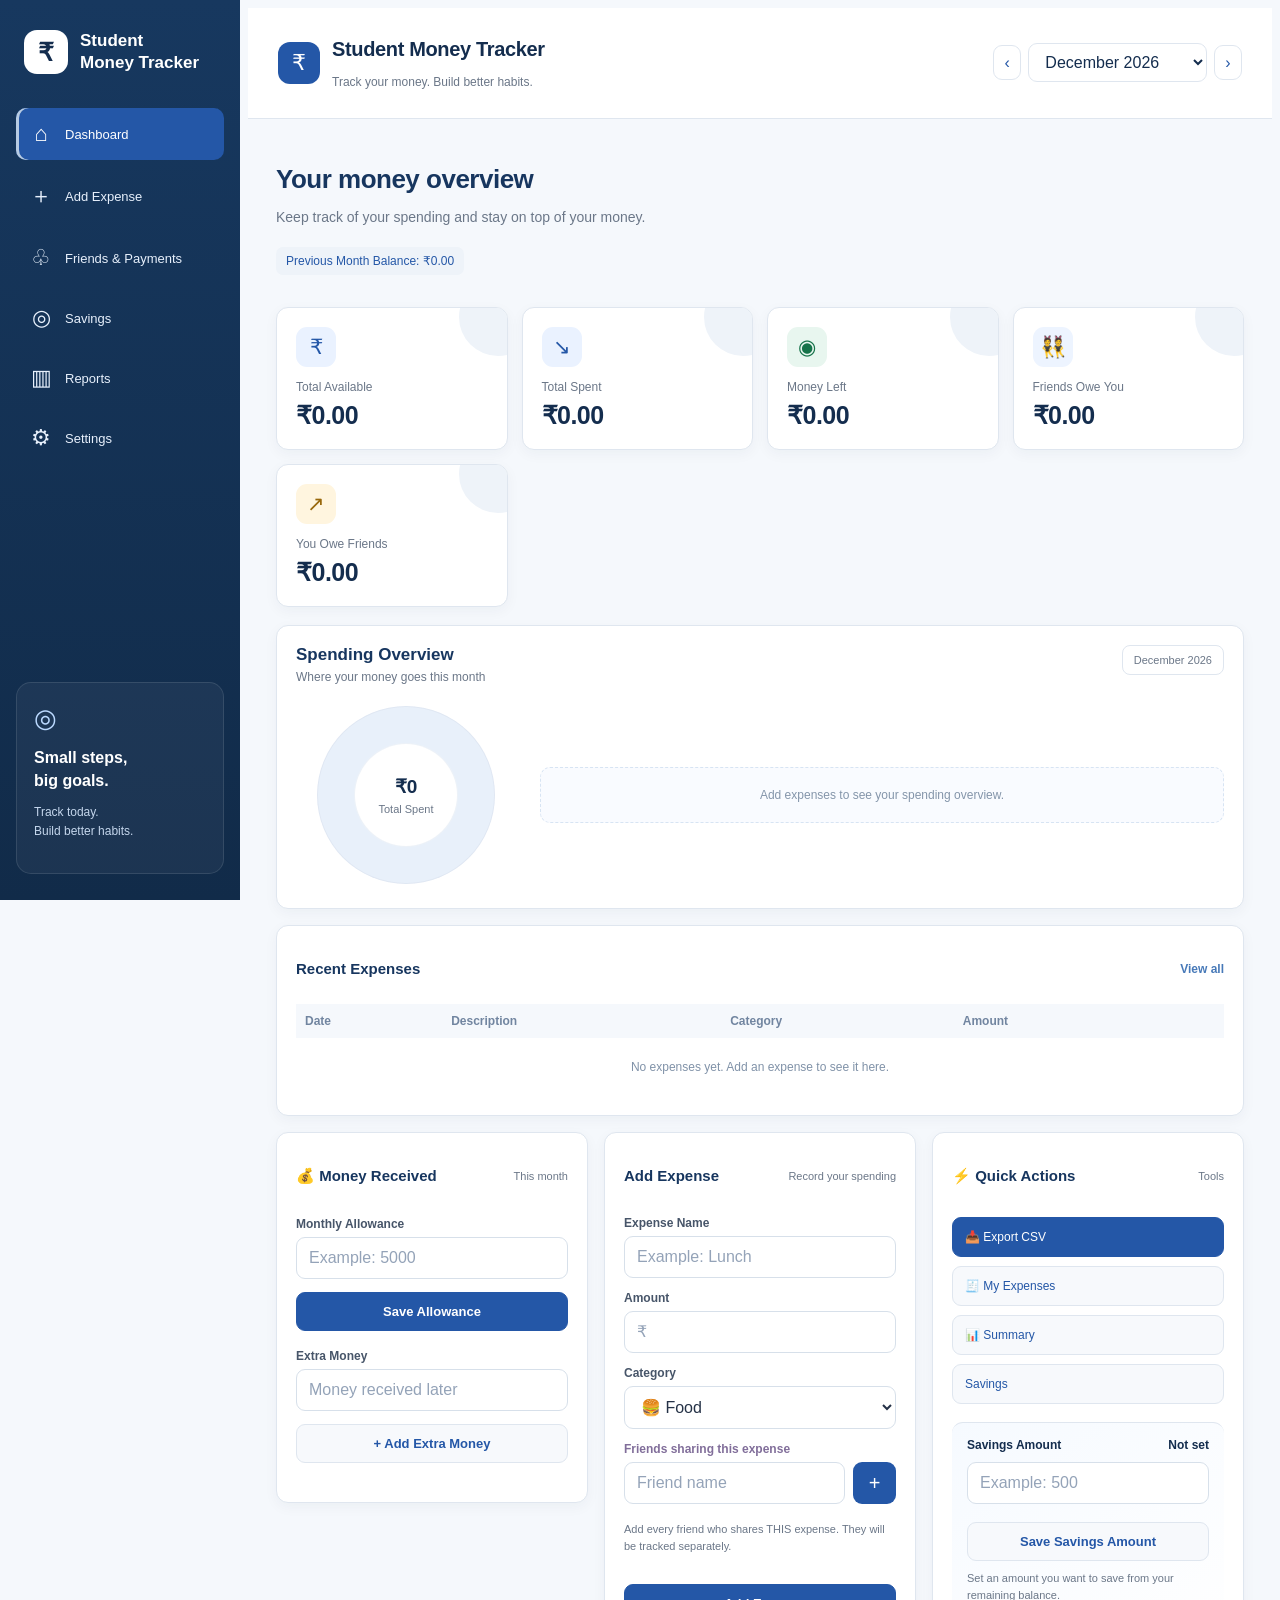
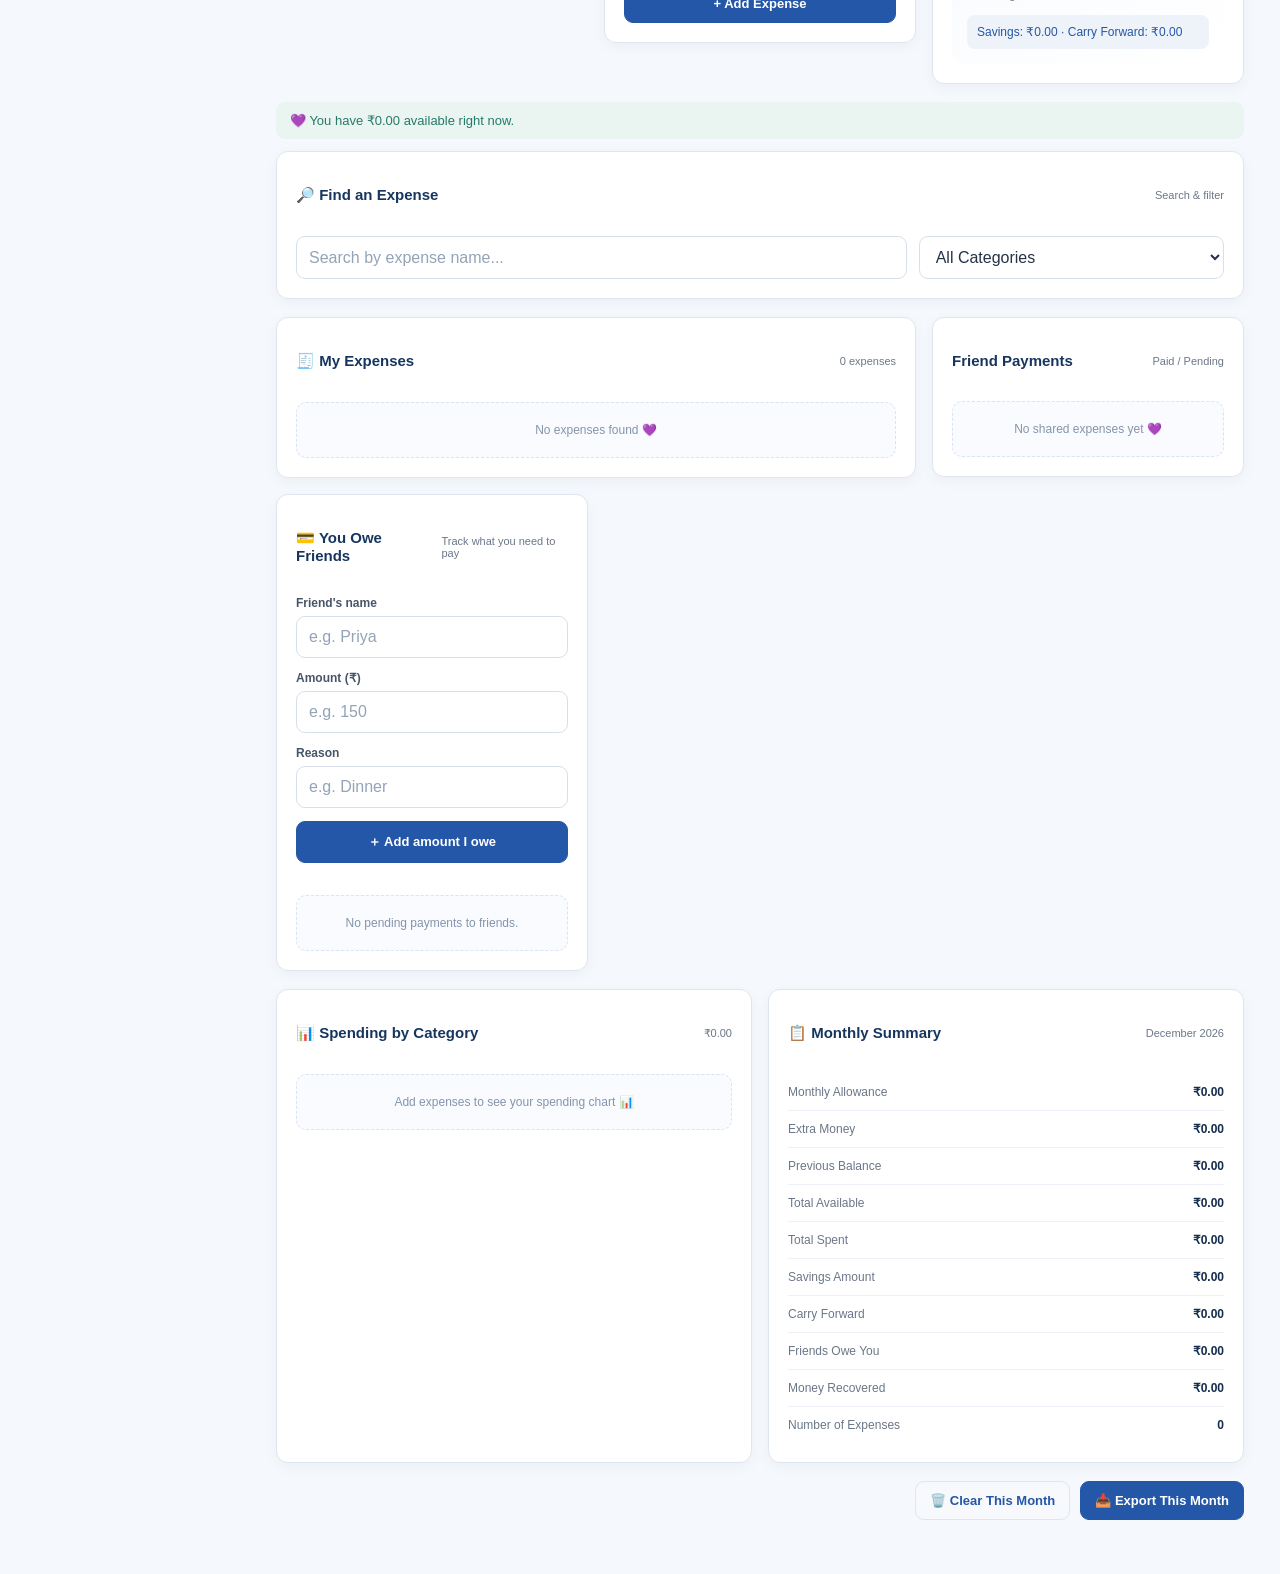
<file: index.html>
<!DOCTYPE html>
<html lang="en">

<head>
<meta charset="UTF-8">
<meta name="viewport" content="width=device-width, initial-scale=1.0">

<title>Student Money Tracker | MoneyMate</title>

<link rel="stylesheet" href="style.css">
</head>

<body>

<aside class="sidebar">
  <a class="sidebar-brand" href="#top"><span class="sidebar-logo">₹</span><span>Student<br>Money Tracker</span></a>
  <nav class="sidebar-nav" aria-label="Main navigation">
    <a class="active" href="#top"><span>⌂</span> Dashboard</a>
    <a href="#addExpensePanel"><span>＋</span> Add Expense</a>
    <a href="#friendPayments"><span>♧</span> Friends &amp; Payments</a>
    <a href="#savingsSection"><span>◎</span> Savings</a>
    <a href="#summarySection"><span>▥</span> Reports</a>
    <a href="#top"><span>⚙</span> Settings</a>
  </nav>
  <div class="sidebar-note"><span>◎</span><strong>Small steps,<br>big goals.</strong><p>Track today.<br>Build better habits.</p></div>
</aside>

<header class="topbar" id="top">

    <div class="brand">

        <div class="brand-icon">₹</div>

        <div>
            <h1>Student Money Tracker</h1>
            <p>Track your money. Build better habits.</p>
        </div>

    </div>

    <div class="month-picker">

        <button id="previousMonth">‹</button>

        <select id="monthSelect"></select>

        <button id="nextMonth">›</button>

    </div>

</header>


<main class="container">

<section class="welcome">

    <h2 id="welcomeText">Your money overview</h2>

    <p>Keep track of your spending and stay on top of your money.</p>

    <p class="carry-forward" id="carryForward">
        Previous Month Balance: ₹0
    </p>

</section>


<!-- SUMMARY CARDS -->

<section class="summary-grid">

    <div class="summary-card">
        <div class="card-icon">₹</div>
        <div class="card-label">Total Available</div>
        <div class="card-value" id="dashboardAllowance">₹0</div>
    </div>

    <div class="summary-card">
        <div class="card-icon">↘</div>
        <div class="card-label">Total Spent</div>
        <div class="card-value" id="totalSpent">₹0</div>
    </div>

    <div class="summary-card">
        <div class="card-icon">◉</div>
        <div class="card-label">Money Left</div>
        <div class="card-value" id="moneyLeft">₹0</div>
    </div>

    <div class="summary-card">
        <div class="card-icon">👯</div>
        <div class="card-label">Friends Owe You</div>
        <div class="card-value" id="friendsOwe">₹0</div>
    </div>
    <div class="summary-card owe-others-card">
        <div class="card-icon">↗</div>
        <div class="card-label">You Owe Friends</div>
        <div class="card-value" id="youOweFriends">₹0</div>
    </div>

</section>

<!-- SPENDING OVERVIEW -->
<section class="panel spending-overview-panel" id="spendingOverview">
  <div class="panel-title overview-heading">
    <div><h3>Spending Overview</h3><p>Where your money goes this month</p></div>
    <span class="overview-month" id="overviewMonth">This month</span>
  </div>
  <div class="overview-content">
    <div class="donut-wrap"><div class="spending-donut" id="spendingDonut"><div class="donut-center"><strong id="donutTotal">₹0</strong><span>Total Spent</span></div></div></div>
    <div class="spending-legend" id="spendingLegend"><div class="empty">Add expenses to see your spending overview.</div></div>
  </div>
</section>

<!-- RECENT EXPENSES -->
<section class="panel recent-expenses-panel" id="recentExpensesSection">
  <div class="panel-title"><h3>Recent Expenses</h3><a class="view-all-link" href="#expensesSection">View all</a></div>
  <div class="recent-table-wrap"><table class="recent-table"><thead><tr><th>Date</th><th>Description</th><th>Category</th><th>Amount</th><th></th></tr></thead><tbody id="recentExpensesBody"><tr><td colspan="5" class="empty-cell">No expenses yet.</td></tr></tbody></table></div>
</section>

<!-- MAIN -->

<section class="main-grid">

    <!-- MONEY -->

    <div class="panel">

        <div class="panel-title">
            <h3>💰 Money Received</h3>
            <span>This month</span>
        </div>

        <div class="form-group">

            <label>Monthly Allowance</label>

            <input
                type="number"
                id="allowance"
                placeholder="Example: 5000"
                min="0"
            >

        </div>

        <button class="btn btn-primary full" id="allowanceButton">
            Save Allowance
        </button>

        <br><br>

        <div class="form-group">

            <label>Extra Money</label>

            <input
                type="number"
                id="extraMoney"
                placeholder="Money received later"
                min="0"
            >

        </div>

        <button class="btn btn-light full" id="addMoneyButton">
            + Add Extra Money
        </button>

        <div class="status-message" id="moneyStatus"></div>

    </div>


    <!-- EXPENSE -->

    <div class="panel" id="addExpensePanel">

        <div class="panel-title">

            <h3>Add Expense</h3>

            <span>Record your spending</span>

        </div>

        <div class="form-group">

            <label>Expense Name</label>

            <input
                type="text"
                id="expenseName"
                placeholder="Example: Lunch"
            >

        </div>

        <div class="form-row">

            <div class="form-group">

                <label>Amount</label>

                <input
                    type="number"
                    id="expenseAmount"
                    placeholder="₹"
                    min="0"
                    step="0.01"
                >

            </div>

            <div class="form-group">

                <label>Category</label>

                <select id="expenseCategory">

                    <option value="Food">🍔 Food</option>
                    <option value="Transport">🚌 Transport</option>
                    <option value="Shopping">🛍️ Shopping</option>
                    <option value="College">📚 College</option>
                    <option value="Entertainment">🎬 Entertainment</option>
                    <option value="Technology">💻 Technology</option>
                    <option value="Personal">✨ Personal</option>
                    <option value="Other">📦 Other</option>

                </select>

            </div>

        </div>


        <label style="
            display:block;
            font-size:12px;
            color:#816e9a;
            font-weight:600;
            margin-bottom:6px;
        ">
            Friends sharing this expense
        </label>


        <div class="friend-input-row">

            <input
                type="text"
                id="friendName"
                placeholder="Friend name"
            >

            <button id="addFriendButton">+</button>

        </div>


        <div class="friend-list" id="friendInputList"></div>


        <p class="helper-text">
            Add every friend who shares THIS expense. They will be tracked separately.
        </p>

        <br>

        <button class="btn btn-primary full" id="expenseButton">
            + Add Expense
        </button>

    </div>


    <!-- QUICK ACTIONS -->

    <div class="panel">

        <div class="panel-title">

            <h3>⚡ Quick Actions</h3>

            <span>Tools</span>

        </div>


        <div class="quick-actions">

            <button id="exportButton">📥 Export CSV</button>

            <button id="scrollExpenses">🧾 My Expenses</button>

            <button id="scrollSummary">📊 Summary</button>

            <button id="scrollSavings">Savings</button>

        </div>


        <div class="savings-box" id="savingsSection">

            <div class="savings-top">

                <span>Savings Amount</span>

                <span id="savingsStatus">Not set</span>

            </div>


            <input
                type="number"
                id="savingsAmount"
                placeholder="Example: 500"
                min="0"
                step="0.01"
            >


            <br><br>


            <button class="btn btn-light full" id="savingsButton">
                Save Savings Amount
            </button>


            <p class="savings-info" id="savingsInfo">
                Set an amount you want to save from your remaining balance.
            </p>


            <div class="savings-result" id="savingsResult">
                Savings: ₹0 · Carry Forward: ₹0
            </div>

        </div>

    </div>

</section>


<div class="balance-warning" id="balanceWarning"></div>

<div class="balance-good" id="balanceGood"></div>


<!-- SEARCH -->

<section class="panel search-section" id="expensesSection">

    <div class="panel-title">

        <h3>🔎 Find an Expense</h3>

        <span>Search & filter</span>

    </div>


    <div class="search-grid">

        <input
            type="text"
            id="searchExpense"
            placeholder="Search by expense name..."
        >

        <select id="filterCategory">

            <option value="All">All Categories</option>
            <option value="Food">🍔 Food</option>
            <option value="Transport">🚌 Transport</option>
            <option value="Shopping">🛍️ Shopping</option>
            <option value="College">📚 College</option>
            <option value="Entertainment">🎬 Entertainment</option>
            <option value="Technology">💻 Technology</option>
            <option value="Personal">✨ Personal</option>
            <option value="Other">📦 Other</option>

        </select>

    </div>

</section>


<!-- EXPENSES + FRIENDS -->

<section class="main-grid">

    <div class="panel" style="grid-column:span 2;">

        <div class="panel-title">

            <h3>🧾 My Expenses</h3>

            <span id="expenseCount">0 expenses</span>

        </div>

        <div class="expense-list" id="expenseList"></div>

    </div>


    <div class="panel" id="friendPayments">

        <div class="panel-title">

            <h3>Friend Payments</h3>

            <span>Paid / Pending</span>

        </div>

        <div class="friend-payment-list" id="friendPaymentList"></div>

    </div>

    <div class="panel" id="youOwePanel">
        <div class="panel-title">
            <h3>💳 You Owe Friends</h3>
            <span>Track what you need to pay</span>
        </div>
        <div class="form-group">
            <label>Friend's name</label>
            <input type="text" id="oweFriendName" placeholder="e.g. Priya">
        </div>
        <div class="form-row">
            <div class="form-group">
                <label>Amount (₹)</label>
                <input type="number" id="oweFriendAmount" min="0.01" step="0.01" placeholder="e.g. 150">
            </div>
            <div class="form-group">
                <label>Reason</label>
                <input type="text" id="oweFriendReason" placeholder="e.g. Dinner">
            </div>
        </div>
        <button class="btn btn-primary full" id="addOwedToFriendButton">＋ Add amount I owe</button>
        <p class="status-message" id="oweFriendStatus"></p>
        <div class="you-owe-list" id="youOweList"></div>
    </div>

</section>


<!-- LOWER -->

<section class="lower-grid">


    <div class="panel">

        <div class="panel-title">

            <h3>📊 Spending by Category</h3>

            <span id="categoryTotal">₹0</span>

        </div>

        <div id="categoryChart"></div>

    </div>


    <section class="panel" id="summarySection">

        <div class="panel-title">

            <h3>📋 Monthly Summary</h3>

            <span id="summaryMonth"></span>

        </div>


        <div class="summary-list">

            <div class="summary-row">
                <span>Monthly Allowance</span>
                <span id="summaryAllowance">₹0</span>
            </div>

            <div class="summary-row">
                <span>Extra Money</span>
                <span id="summaryExtra">₹0</span>
            </div>

            <div class="summary-row">
                <span>Previous Balance</span>
                <span id="summaryCarry">₹0</span>
            </div>

            <div class="summary-row">
                <span>Total Available</span>
                <span id="summaryAvailable">₹0</span>
            </div>

            <div class="summary-row">
                <span>Total Spent</span>
                <span id="summarySpent">₹0</span>
            </div>

            <div class="summary-row">
                <span>Savings Amount</span>
                <span id="summarySavings">₹0</span>
            </div>

            <div class="summary-row">
                <span>Carry Forward</span>
                <span id="summaryCarryForward">₹0</span>
            </div>

            <div class="summary-row">
                <span>Friends Owe You</span>
                <span id="summaryFriendsOwe">₹0</span>
            </div>

            <div class="summary-row">
                <span>Money Recovered</span>
                <span id="summaryRecovered">₹0</span>
            </div>

            <div class="summary-row">
                <span>Number of Expenses</span>
                <span id="summaryExpenseCount">0</span>
            </div>

        </div>

    </section>

</section>


<div class="footer-actions">

    <button class="btn btn-light" id="clearExpensesButton">
        🗑️ Clear This Month
    </button>

    <button class="btn btn-primary" id="exportButtonBottom">
        📥 Export This Month
    </button>

</div>


</main>


<script src="script.js"></script>

</body>
</html>
</file>
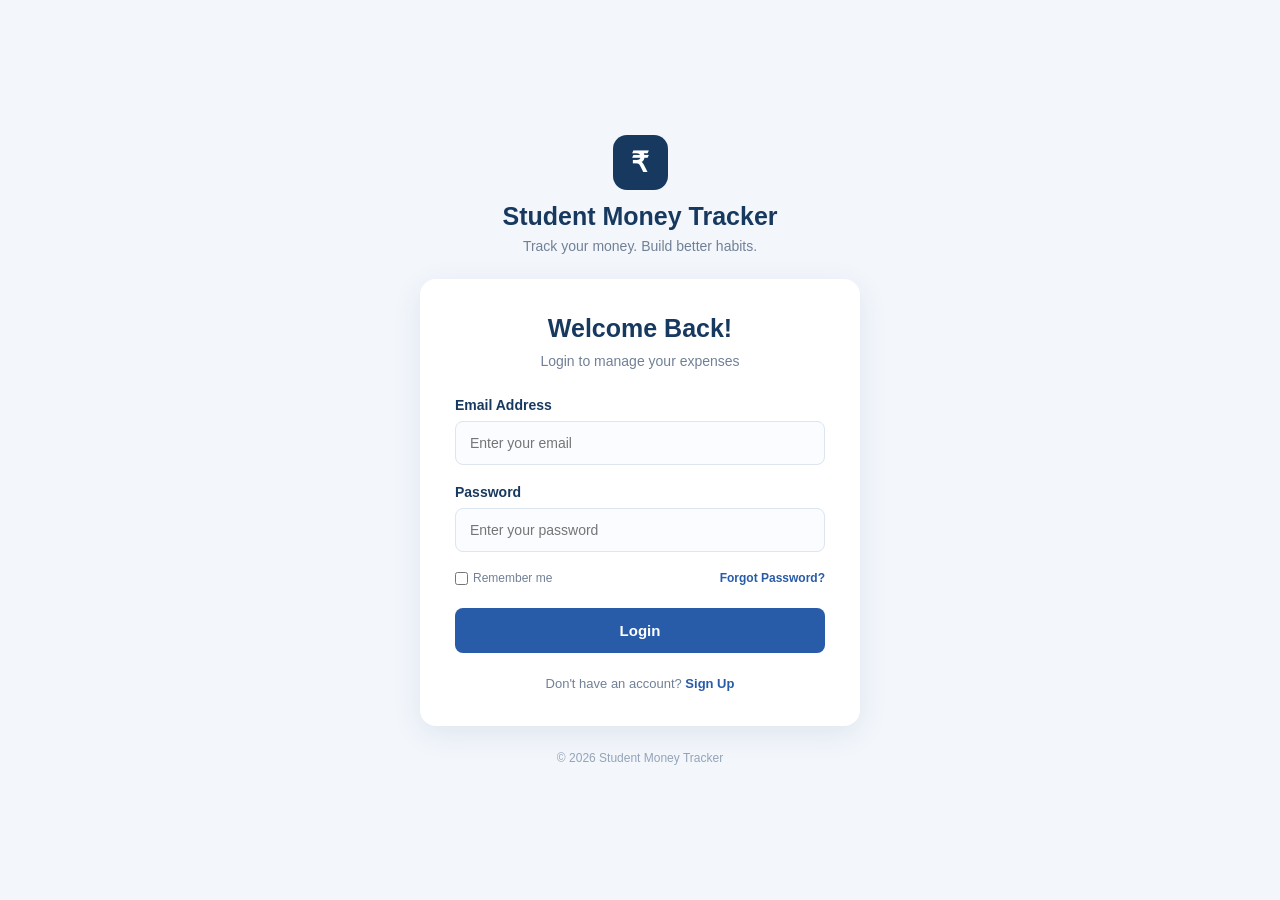
<file: login.html>
<!DOCTYPE html>
<html lang="en">
<head>
    <meta charset="UTF-8">
    <meta name="viewport" content="width=device-width, initial-scale=1.0">
    <title>Login | Student Money Tracker</title>
    <link rel="stylesheet" href="auth.css">
</head>

<body>

    <div class="login-container">

        <div class="login-brand">
            <div class="logo">₹</div>
            <h1>Student Money Tracker</h1>
            <p>Track your money. Build better habits.</p>
        </div>

        <div class="login-card">

            <h2>Welcome Back!</h2>
            <p class="subtitle">Login to manage your expenses</p>

            <form id="loginForm">

                <div class="form-group">
                    <label for="email">Email Address</label>
                    <input
                        type="email"
                        id="email"
                        placeholder="Enter your email"
                        required
                    >
                </div>

                <div class="form-group">
                    <label for="password">Password</label>
                    <input
                        type="password"
                        id="password"
                        placeholder="Enter your password"
                        required
                    >
                </div>

                <div class="form-options">
                    <label>
                        <input type="checkbox" id="remember">
                        Remember me
                    </label>

                    <a href="#">Forgot Password?</a>
                </div>

                <button type="submit" class="login-btn">
                    Login
                </button>

            </form>

            <p class="signup-link">
                Don't have an account?
                <a href="signup.html">Sign Up</a>
            </p>

        </div>

        <p class="footer-text">
            © 2026 Student Money Tracker
        </p>

    </div>
<script src="auth.js"></script>
</body>
</html>
</file>
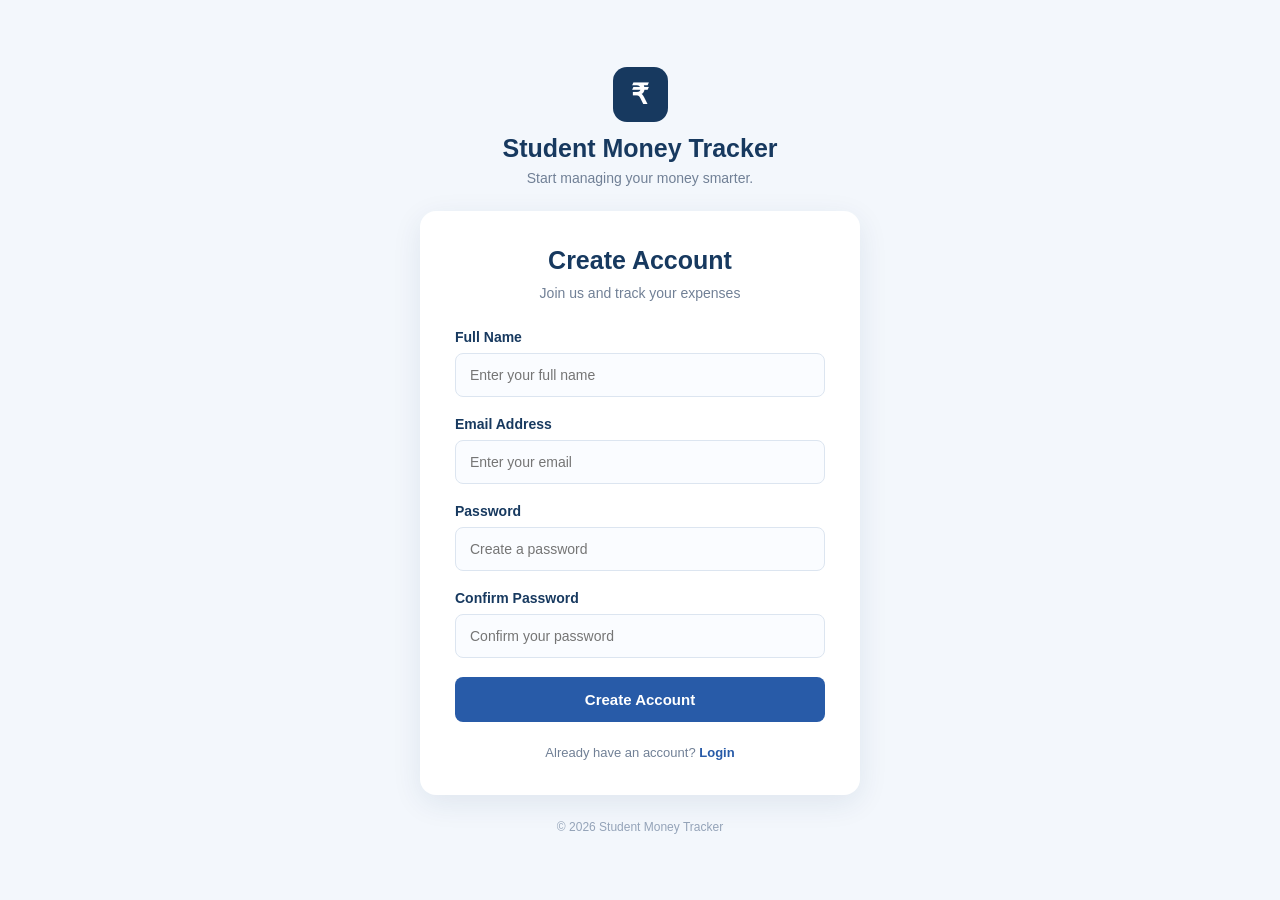
<file: signup.html>
<!DOCTYPE html>
<html lang="en">
<head>
    <meta charset="UTF-8">
    <meta name="viewport" content="width=device-width, initial-scale=1.0">
    <title>Sign Up | Student Money Tracker</title>
    <link rel="stylesheet" href="auth.css">
</head>

<body>

    <div class="login-container">

        <div class="login-brand">
            <div class="logo">₹</div>
            <h1>Student Money Tracker</h1>
            <p>Start managing your money smarter.</p>
        </div>

        <div class="login-card">

            <h2>Create Account</h2>
            <p class="subtitle">Join us and track your expenses</p>

            <form id="signupForm">

                <div class="form-group">
                    <label for="name">Full Name</label>
                    <input type="text" id="name"
                        placeholder="Enter your full name" required>
                </div>

                <div class="form-group">
                    <label for="email">Email Address</label>
                    <input type="email" id="email"
                        placeholder="Enter your email" required>
                </div>

                <div class="form-group">
                    <label for="password">Password</label>
                    <input type="password" id="password"
                        placeholder="Create a password"
                        minlength="8" required>
                </div>

                <div class="form-group">
                    <label for="confirmPassword">Confirm Password</label>
                    <input type="password" id="confirmPassword"
                        placeholder="Confirm your password" required>
                </div>

                <button type="submit" class="login-btn">
                    Create Account
                </button>

            </form>

            <p class="signup-link">
                Already have an account?
                <a href="login.html">Login</a>
            </p>

        </div>

        <p class="footer-text">
            © 2026 Student Money Tracker
        </p>

    </div>
<script src="auth.js"></script>
</body>
</html>
</file>
<file: style.css>
/* Professional white + layered blue finance dashboard */
:root{--navy:#17365D;--blue:#2457A7;--blue2:#3478C8;--blue3:#6FA8EF;--pale:#EAF3FF;--pale2:#F4F8FE;--ink:#1E293B;--muted:#64748B;--border:#DCE6F2;--teal:#0F766E;--amber:#B96A08;--danger:#C83E4D}
*{box-sizing:border-box}html{scroll-behavior:smooth;scroll-padding-top:90px}body{font-family:Inter,"Segoe UI",Arial,sans-serif;background:#F6F8FC;color:var(--ink);min-height:100vh;padding-left:240px}button,input,select{font:inherit}button{cursor:pointer}
.sidebar{position:fixed;inset:0 auto 0 0;width:240px;padding:26px 16px;background:linear-gradient(180deg,#193B66 0%,#102E52 100%);color:#fff;display:flex;flex-direction:column;z-index:30;box-shadow:5px 0 24px #18385c12}
.sidebar-brand{display:flex;align-items:center;gap:12px;color:#fff;text-decoration:none;font-weight:750;font-size:17px;line-height:1.3;padding:4px 8px 34px}.sidebar-logo{display:grid;place-items:center;width:44px;height:44px;border-radius:13px;background:#fff;color:var(--navy);font-size:25px;font-weight:800;box-shadow:0 5px 16px #061a3328}.sidebar-nav{display:grid;gap:8px}.sidebar-nav a{display:flex;align-items:center;gap:13px;padding:13px 14px;color:#E7F0FC;text-decoration:none;border-radius:10px;font-size:14px;transition:.18s}.sidebar-nav a span{font-size:22px;width:22px;text-align:center}.sidebar-nav a:hover,.sidebar-nav a.active{background:#2D68AA;color:white}.sidebar-nav a.active{box-shadow:inset 3px 0 #A9D0FF}.sidebar-note{margin-top:auto;border:1px solid #ffffff1b;background:#ffffff0c;border-radius:15px;padding:20px 17px;min-height:175px}.sidebar-note>span{font-size:26px;color:#BBD9FF}.sidebar-note strong{display:block;margin-top:12px;line-height:1.45}.sidebar-note p{font-size:12px;line-height:1.6;color:#C4D6EC;margin-top:10px}
.topbar{background:#fff;border-bottom:1px solid var(--border);padding:17px 30px;display:flex;align-items:center;justify-content:space-between;position:sticky;top:0;z-index:20;box-shadow:0 2px 12px #17365d05}.brand{display:flex;align-items:center;gap:12px}.brand-icon{width:42px;height:42px;border-radius:12px;background:var(--blue);color:white;display:flex;align-items:center;justify-content:center;font-size:22px;box-shadow:0 5px 14px #2457a726}.brand h1{font-size:20px;color:var(--navy);letter-spacing:-.35px}.brand p{font-size:12px;color:var(--muted);margin-top:3px}.month-picker{display:flex;align-items:center;gap:7px}.month-picker button{border:1px solid var(--border);background:#fff;color:var(--blue);width:35px;height:35px;border-radius:9px}.month-picker button:hover{background:var(--pale)}#monthSelect{border:1px solid var(--border);background:#fff;color:var(--navy);padding:9px 12px;border-radius:9px;outline:none}
.container{max-width:1600px;margin:auto;padding:26px 28px 36px}.welcome{margin-bottom:20px}.welcome h2{color:var(--navy);font-size:26px;letter-spacing:-.5px;margin-bottom:6px}.welcome p{color:var(--muted);font-size:14px}.carry-forward{margin-top:8px;color:var(--blue)!important;font-size:12px!important;background:var(--pale2);display:inline-block;padding:7px 10px;border-radius:7px}
.summary-grid{display:grid;grid-template-columns:repeat(4,minmax(0,1fr));gap:14px;margin-bottom:18px}.summary-card{background:#fff;border:1px solid var(--border);border-radius:13px;padding:19px;box-shadow:0 3px 12px #17365d06;position:relative;overflow:hidden}.summary-card:after{content:"";position:absolute;width:78px;height:78px;border-radius:50%;right:-30px;top:-30px;background:var(--pale)}.summary-card:nth-child(2):after{background:#E2EEFF}.summary-card:nth-child(3):after{background:#DDF5F0}.summary-card:nth-child(4):after{background:#FFF0D9}.card-icon{display:grid;place-items:center;width:40px;height:40px;border-radius:11px;background:var(--pale);color:var(--blue);font-size:21px;margin-bottom:13px}.summary-card:nth-child(2) .card-icon{background:#E2EEFF;color:#3478C8}.summary-card:nth-child(3) .card-icon{background:#DDF5F0;color:var(--teal)}.summary-card:nth-child(4) .card-icon{background:#FFF0D9;color:var(--amber)}.card-label{color:var(--muted);font-size:12px;margin-bottom:7px}.card-value{font-size:25px;font-weight:750;color:var(--navy);letter-spacing:-.5px}
.main-grid{display:grid;grid-template-columns:repeat(3,minmax(0,1fr));gap:16px;margin-bottom:18px;align-items:start}.panel{background:#fff;border:1px solid var(--border);border-radius:13px;padding:19px;box-shadow:0 3px 12px #17365d06;min-width:0}.panel-title{display:flex;align-items:center;justify-content:space-between;gap:10px;margin-bottom:17px}.panel-title h3{color:var(--navy);font-size:15px;font-weight:750}.panel-title span{font-size:11px;color:var(--muted)}.form-group{margin-bottom:13px}.form-group label{display:block;font-size:12px;color:#475569;margin-bottom:6px;font-weight:650}input,select{width:100%;border:1px solid #D5E0EE;background:#FBFCFE;color:var(--ink);border-radius:9px;padding:11px 12px;outline:none;transition:border-color .2s,box-shadow .2s}input::placeholder{color:#94A3B8}input:focus,select:focus{border-color:#5793D8;box-shadow:0 0 0 3px #3478c817;background:#fff}.btn{border:1px solid transparent;border-radius:9px;padding:11px 14px;font-weight:650;font-size:13px;transition:.18s}.btn:hover{transform:translateY(-1px);filter:brightness(.98)}.btn-primary{background:var(--blue);color:#fff;box-shadow:0 3px 8px #2457a71a}.btn-light{background:#F2F7FE;color:var(--blue);border-color:#D7E6F8}.full{width:100%}.friend-input-row{display:flex;gap:8px}.friend-input-row button{width:43px;flex-shrink:0;border:0;border-radius:9px;background:var(--blue);color:white;font-size:20px}.helper-text,.savings-info{color:var(--muted);font-size:11px;line-height:1.55;margin-top:9px}.status-message{font-size:12px;color:var(--teal);margin-top:8px}.quick-actions{display:grid;gap:9px}.quick-actions button{background:#fff;border:1px solid var(--border);border-radius:9px;padding:12px;color:var(--navy);font-size:12px;text-align:left}.quick-actions button:hover{background:var(--pale2);border-color:#B6D1F1}.savings-box{border-top:1px solid var(--border);margin-top:18px;padding-top:17px}.savings-top{display:flex;justify-content:space-between;color:var(--navy);font-size:12px;font-weight:650;margin-bottom:10px}.savings-result{margin-top:10px;background:var(--pale2);border-radius:8px;padding:10px;color:var(--blue);font-size:12px}.balance-warning,.balance-good{margin-bottom:12px;border-radius:9px;font-size:13px}.balance-warning{color:#9A3412;background:#FFF4E5;padding:11px 14px}.balance-good{color:var(--teal);background:#E7F8F3;padding:11px 14px}
.search-section{margin-bottom:18px}.search-grid{display:grid;grid-template-columns:2fr 1fr;gap:12px}.lower-grid{display:grid;grid-template-columns:1fr 1fr;gap:16px;margin-bottom:18px}.summary-list{display:grid}.summary-row{display:flex;justify-content:space-between;gap:14px;padding:11px 0;border-bottom:1px solid #EDF1F7;font-size:12px}.summary-row:last-child{border-bottom:0}.summary-row span:first-child{color:var(--muted)}.summary-row span:last-child{color:var(--navy);font-weight:700}.footer-actions{display:flex;justify-content:flex-end;gap:10px;margin-top:16px;padding-bottom:10px}.expense-list,.friend-payment-list{display:grid;gap:10px}.expense-item,.expense-row,.friend-payment-item,.friend-item{border:1px solid #E6EDF6;border-radius:10px;padding:12px;background:#fff}.friend-list{display:flex;flex-wrap:wrap;gap:7px;margin-top:8px}.friend-list>*{border-radius:7px}.lower-grid #categoryChart{min-height:150px}.category-item,.category-row{margin:10px 0}.category-item .bar,.category-row .bar{background:#E5EFFC;border-radius:99px;overflow:hidden}.category-item .bar span,.category-row .bar span{display:block;background:linear-gradient(90deg,var(--blue),var(--blue3));height:8px;border-radius:99px}
@media(max-width:1250px){.summary-grid{grid-template-columns:repeat(2,minmax(0,1fr))}.main-grid{grid-template-columns:repeat(2,minmax(0,1fr))}.main-grid>.panel:last-child{grid-column:auto}.container{padding:22px}.sidebar{width:215px}body{padding-left:215px}}
@media(max-width:800px){body{padding-left:0}.sidebar{position:relative;width:auto;height:auto;padding:12px;display:block}.sidebar-brand{padding:4px 6px 12px}.sidebar-logo{width:36px;height:36px}.sidebar-nav{display:flex;overflow:auto;gap:6px}.sidebar-nav a{white-space:nowrap;padding:9px 11px}.sidebar-nav a span{font-size:17px}.sidebar-note{display:none}.topbar{padding:13px 16px;gap:12px;flex-wrap:wrap}.container{padding:18px 14px}.welcome h2{font-size:22px}.main-grid,.lower-grid{grid-template-columns:1fr}.main-grid>.panel[style*="span 2"]{grid-column:auto}.search-grid{grid-template-columns:1fr}.summary-grid{gap:10px}.summary-card{padding:14px}.card-value{font-size:21px}.brand h1{font-size:16px}.brand p{font-size:11px}}
@media(max-width:430px){.summary-grid{grid-template-columns:1fr 1fr}.summary-card{padding:12px}.card-value{font-size:18px}.card-label{font-size:11px}.month-picker{width:100%}.month-picker select{flex:1}.footer-actions{flex-wrap:wrap}.footer-actions button{flex:1}}


/* === Dashboard refinement: blue finance layout + clearly coloured actions === */
:root {
  --navy:#16365f;
  --blue:#245ba8;
  --blue2:#3479cb;
  --blue3:#7bb5f3;
  --pale:#eaf3ff;
  --pale2:#f5f9ff;
  --ink:#1d2d43;
  --muted:#6b7d93;
  --border:#dce6f3;
  --teal:#0f8b78;
  --amber:#b9770e;
  --danger:#c93648;
}
body { background:#f5f8fd; }
.sidebar { background:linear-gradient(180deg,#173d6b 0%,#102b4c 100%); }
.sidebar-nav a.active { background:#2c68ad; box-shadow:inset 3px 0 #b8d9ff; }
.topbar { background:rgba(255,255,255,.97); }
.brand-icon { background:#245ba8; }
.container { padding-top:24px; }
.welcome h2 { color:#17365f; }
.summary-card { border-radius:15px; box-shadow:0 5px 18px rgba(24,63,109,.045); }
.summary-card:nth-child(1) .card-icon { background:#e5efff;color:#245ba8; }
.summary-card:nth-child(2) .card-icon { background:#dceaff;color:#3479cb; }
.summary-card:nth-child(3) .card-icon { background:#ddf6ef;color:#0f8b78; }
.summary-card:nth-child(4) .card-icon { background:#fff0d7;color:#b9770e; }
.summary-card:nth-child(1):after { background:#eaf3ff; }
.summary-card:nth-child(2):after { background:#dceaff; }
.summary-card:nth-child(3):after { background:#ddf6ef; }
.summary-card:nth-child(4):after { background:#fff0d7; }
.panel { border-radius:15px; box-shadow:0 5px 18px rgba(24,63,109,.045); }
.panel-title h3 { color:#17365f; }
.btn-primary { background:#245ba8; box-shadow:0 4px 10px rgba(36,91,168,.18); }
.btn-primary:hover { background:#194983; }
.btn-light { background:#edf5ff;color:#245ba8;border-color:#d4e5fb; }
.quick-actions button:first-child { background:#245ba8;color:#fff;border-color:#245ba8; }
.quick-actions button:first-child:hover { background:#194983; }
.quick-actions button:nth-child(2) { background:#f0f6ff;color:#245ba8;border-color:#d8e7fb; }
.quick-actions button:nth-child(3) { background:#effaf5;color:#0f806c;border-color:#cdeee1; }
.quick-actions button:nth-child(4) { background:#fff8e9;color:#a56a08;border-color:#f4e4bc; }
.carry-forward { background:#edf5ff;color:#245ba8!important; }
.expense-item {
  display:flex;align-items:center;justify-content:space-between;gap:18px;
  padding:16px 17px;border:1px solid #e0e9f5;border-radius:12px;
  background:#fff;box-shadow:0 2px 8px rgba(24,63,109,.025);
}
.expense-item:hover { border-color:#c4d9f3;background:#fcfdff; }
.expense-left { min-width:0;flex:1; }
.expense-name { font-size:14px;font-weight:750;color:#17365f;margin-bottom:7px;overflow-wrap:anywhere; }
.expense-meta { display:flex;align-items:center;flex-wrap:wrap;gap:7px;color:#75869a;font-size:11px; }
.category-tag { display:inline-flex;align-items:center;border-radius:20px;padding:4px 8px;background:#eaf3ff;color:#245ba8;font-size:10px;font-weight:700; }
.friend-tag { display:inline-flex;align-items:center;border-radius:20px;padding:4px 8px;background:#f0f5ff;color:#496b9b;font-size:10px;font-weight:650; }
.expense-amount { flex-shrink:0;font-size:17px;font-weight:800;color:#17365f;white-space:nowrap; }
.delete-expense {
  margin-top:9px;border:1px solid #f4cbd0;border-radius:7px;padding:6px 10px;
  background:#fff0f1;color:#bd293a;font-size:11px;font-weight:750;
  transition:background .15s,border-color .15s,transform .15s;
}
.delete-expense:hover { background:#ffe0e3;border-color:#e99ba5;transform:translateY(-1px); }
.friend-payment {
  display:flex;align-items:center;justify-content:space-between;gap:12px;
  border:1px solid #e0e9f5;border-radius:12px;padding:13px;background:#fbfdff;
}
.friend-info { min-width:0;flex:1; }
.friend-info strong { display:block;font-size:12px;color:#17365f;margin-bottom:5px;overflow-wrap:anywhere; }
.friend-info small { display:block;color:#71849b;font-size:10px;line-height:1.5; }
.friend-actions { display:flex;align-items:center;justify-content:flex-end;gap:7px;flex-wrap:wrap; }
.status-btn {
  border:1px solid transparent;border-radius:8px;padding:8px 10px;font-size:11px;
  font-weight:750;white-space:nowrap;transition:transform .15s,filter .15s;
}
.status-btn:hover { transform:translateY(-1px);filter:brightness(.97); }
.pending-btn { background:#e6f0ff;color:#245ba8;border-color:#c9ddfb; }
.remind-btn { background:#fff4dc;color:#9a6707;border-color:#f4dfad; }
.paid-btn { background:#e1f7ed;color:#087b57;border-color:#bfead6;cursor:default; }
.empty { padding:20px 14px;text-align:center;border:1px dashed #d7e4f3;border-radius:10px;background:#f9fbff;color:#8495aa;font-size:12px; }
.category-item .bar,.category-row .bar { background:#e6effb; }
.category-item .bar span,.category-row .bar span { background:linear-gradient(90deg,#245ba8,#7bb5f3); }
.savings-box { background:linear-gradient(145deg,#f6faff,#fff);border-radius:11px;padding:15px;margin-top:18px; }
.savings-result { background:#edf5ff;color:#245ba8; }
.balance-good { background:#e4f7ef;color:#087b57; }
.balance-warning { background:#fff2df;color:#9a5b06; }
@media(max-width:800px) {
  .friend-payment { align-items:flex-start;flex-direction:column; }
  .friend-actions { justify-content:flex-start;width:100%; }
  .status-btn { flex:1; }
}


/* Dashboard overview and recent expenses, matching the requested reference */
.sidebar-nav a { font-size:13px; }
.sidebar-nav a span { width:22px; display:inline-flex; justify-content:center; }
.spending-overview-panel,.recent-expenses-panel { margin-bottom:16px; }
.overview-heading { align-items:flex-start; }
.overview-heading h3 { margin:0 0 5px; font-size:17px; }
.overview-heading p { color:var(--muted); font-size:12px; margin:0; }
.overview-month { padding:8px 11px; border:1px solid var(--border); border-radius:8px; background:#fff; }
.overview-content { display:grid; grid-template-columns:220px minmax(0,1fr); align-items:center; gap:24px; }
.donut-wrap { display:flex; justify-content:center; align-items:center; padding:5px; }
.spending-donut { width:178px; height:178px; border-radius:50%; display:grid; place-items:center; position:relative; background:#e8f0fa; }
.spending-donut:before { content:""; position:absolute; width:102px; height:102px; border-radius:50%; background:#fff; box-shadow:0 0 0 1px #edf2f8; }
.donut-center { position:relative; z-index:1; display:flex; flex-direction:column; align-items:center; gap:5px; }
.donut-center strong { color:var(--navy); font-size:19px; }
.donut-center span { color:var(--muted); font-size:11px; }
.spending-legend { display:grid; gap:0; min-width:0; }
.legend-row { display:grid; grid-template-columns:minmax(130px,1.4fr) minmax(75px,.7fr) minmax(45px,.45fr); gap:12px; align-items:center; padding:11px 2px; border-bottom:1px solid #edf2f8; font-size:12px; }
.legend-row:last-child { border-bottom:0; }
.legend-category { display:flex; align-items:center; gap:10px; min-width:0; }
.legend-category>span:last-child { overflow-wrap:anywhere; }
.legend-dot { width:11px; height:11px; border-radius:50%; flex-shrink:0; }
.legend-row strong { color:var(--navy); font-weight:750; }
.legend-percent { color:#7890ad; text-align:right; }
.recent-expenses-panel .panel-title { margin-bottom:12px; }
.view-all-link { color:var(--blue2); font-size:12px; font-weight:650; text-decoration:none; }
.view-all-link:hover { text-decoration:underline; }
.recent-table-wrap { width:100%; overflow-x:auto; }
.recent-table { width:100%; border-collapse:collapse; font-size:12px; min-width:560px; }
.recent-table th { background:#f5f8fc; color:#7185a0; text-align:left; padding:10px 9px; font-weight:650; }
.recent-table td { padding:9px; border-bottom:1px solid #edf2f8; color:#425672; }
.recent-table tbody tr:last-child td { border-bottom:0; }
.recent-table tbody tr:hover { background:#fbfdff; }
.recent-description { display:flex; align-items:center; gap:10px; color:var(--navy)!important; font-weight:600; }
.recent-row-icon { width:29px; height:29px; display:inline-grid; place-items:center; flex-shrink:0; border-radius:50%; color:#2677ce; background:#e8f2ff; font-size:15px; }
.recent-category { display:inline-flex; border-radius:18px; padding:5px 8px; white-space:nowrap; font-size:10px; font-weight:700; }
.recent-category.food { background:#e4f0ff;color:#2366ad; }
.recent-category.transport { background:#def7f1;color:#078578; }
.recent-category.entertainment { background:#e9e8ff;color:#5d59c8; }
.recent-category.shopping { background:#e2efff;color:#2471c4; }
.recent-category.college { background:#fff0d9;color:#9a650d; }
.recent-category.technology { background:#e9edff;color:#4e60b5; }
.recent-category.personal { background:#fce8f2;color:#a34c7b; }
.recent-category.other { background:#edf2f8;color:#66788f; }
.recent-amount { font-weight:750; color:var(--navy)!important; white-space:nowrap; }
.recent-arrow { text-align:right; color:#91a7c1!important; font-size:22px; }
.empty-cell { text-align:center; color:#8092a8!important; padding:22px!important; }
@media(max-width:850px) { .overview-content { grid-template-columns:1fr; gap:12px; } .spending-donut { width:155px;height:155px; } .spending-donut:before { width:88px;height:88px; } .legend-row { grid-template-columns:minmax(120px,1fr) 80px 45px; } }


/* Professional restrained corporate palette: blue is the accent, not decoration */
:root{
 --navy:#142D4E; --blue:#2457A7; --blue2:#4779B8; --blue3:#7298C7;
 --pale:#EEF3F9; --pale2:#F7F9FC; --ink:#253247; --muted:#6B7788; --border:#DFE6EF;
 --teal:#277A68; --amber:#9A6A20; --danger:#B83A45;
}
body{background:#F5F7FA;color:#253247}
.sidebar{background:#142D4E;box-shadow:none}
.sidebar-nav a:hover,.sidebar-nav a.active{background:#2457A7;color:#fff;box-shadow:inset 3px 0 #B7CBE3}
.sidebar-logo{box-shadow:none}
.topbar{box-shadow:none;border-bottom:1px solid #DFE6EF}
.brand-icon{background:#2457A7;box-shadow:none}
.summary-card,.panel{border-radius:12px;border-color:#DFE6EF;box-shadow:0 2px 8px rgba(20,45,78,.035)}
.summary-card:after{background:#EEF3F9!important}
.summary-card:nth-child(1) .card-icon,.summary-card:nth-child(2) .card-icon,.summary-card:nth-child(3) .card-icon,.summary-card:nth-child(4) .card-icon{background:#EEF3F9;color:#2457A7}
.summary-card:nth-child(3) .card-icon{color:#277A68}
.summary-card:nth-child(4) .card-icon{color:#2457A7}
.btn-primary,.quick-actions button:first-child{background:#2457A7;border-color:#2457A7;color:#fff;box-shadow:none}
.btn-primary:hover,.quick-actions button:first-child:hover{background:#1B447F}
.btn-light,.quick-actions button:nth-child(2),.quick-actions button:nth-child(3),.quick-actions button:nth-child(4){background:#F7F9FC;color:#2457A7;border-color:#DFE6EF}
.quick-actions button:hover{background:#EEF3F9;border-color:#C7D4E3}
.carry-forward,.savings-result{background:#EEF3F9;color:#2457A7!important}
input,select{background:#fff;border-color:#D7E0EA}
input:focus,select:focus{border-color:#7298C7;box-shadow:0 0 0 3px rgba(36,87,167,.10)}
.expense-item,.expense-row,.friend-payment-item,.friend-item{border-color:#E2E8F0;box-shadow:none;background:#fff}
.category-tag,.friend-tag{background:#EEF3F9;color:#2457A7}
.delete-expense{background:#FFF3F3;color:#B83A45;border-color:#F0D0D3}
.delete-expense:hover{background:#FCE5E6;border-color:#E4B5BA}
.pending-btn{background:#EEF3F9;color:#2457A7;border-color:#D5E0ED}
.remind-btn{background:#F8F3E9;color:#8C641E;border-color:#E9DCC2}
.paid-btn{background:#EAF4F0;color:#277A68;border-color:#CFE3DB}
.balance-good{background:#EAF4F0;color:#277A68}
.balance-warning{background:#F8F3E9;color:#8C641E}
.category-item .bar,.category-row .bar{background:#E8EDF4}
.category-item .bar span,.category-row .bar span{background:#4779B8}

/* Final professional polish and two-way friend-payment controls */
:root {
  --navy: #142d4e;
  --blue: #2457a7;
  --blue-hover: #1c4788;
  --blue-soft: #edf4ff;
  --green: #16734a;
  --green-soft: #e8f6ef;
  --amber: #98670b;
  --amber-soft: #fff5df;
  --red: #b8323e;
  --red-soft: #fff0f1;
}
body { background: #f5f8fc; color: #253247; }
.sidebar { background: linear-gradient(180deg, #17385f 0%, #112b49 100%); }
.sidebar-nav a.active { background: #2457a7; }
.summary-card, .panel { border-color: #dfe6ef; box-shadow: 0 4px 14px rgba(20,45,78,.045); }
.summary-card:nth-child(1) .card-icon,
.summary-card:nth-child(2) .card-icon { background: #eaf2ff; color: #2457a7; }
.summary-card:nth-child(3) .card-icon { background: #e8f6ef; color: #16734a; }
.summary-card:nth-child(4) .card-icon { background: #edf4ff; color: #2457a7; }
.summary-card:nth-child(5) .card-icon { background: #fff5df; color: #98670b; }
.btn-primary { background: #2457a7; }
.btn-primary:hover { background: #1c4788; }
.status-btn { border-radius: 8px; padding: 8px 11px; font-weight: 700; }
.pending-btn { color: #2457a7; background: #edf4ff; border-color: #d4e3fb; }
.remind-btn { color: #98670b; background: #fff5df; border-color: #f0dfb8; }
.paid-btn { color: #16734a; background: #e8f6ef; border-color: #c9e9d7; }
.delete-expense, .delete-debt-btn { color: #b8323e; background: #fff0f1; border: 1px solid #f0c9ce; }
.delete-expense:hover, .delete-debt-btn:hover { background: #ffe3e6; }
.debt-payment-card { margin: 10px 0; background: #fbfdff; border-color: #dfe6ef; }
.debt-payment-card .friend-info strong { color: #142d4e; }
.debt-payment-card .friend-info small { line-height: 1.55; }
.status-message { min-height: 1em; font-size: 12px; }
.spending-donut { box-shadow: inset 0 0 0 1px rgba(20,45,78,.04); }
@media (max-width: 760px) {
  .summary-grid { grid-template-columns: repeat(2, minmax(0, 1fr)); }
  .overview-content { grid-template-columns: 1fr; }
  .recent-table-wrap { overflow-x: auto; }
  .recent-table { min-width: 560px; }
  .friend-payment { align-items: flex-start; flex-direction: column; }
  .friend-actions { width: 100%; justify-content: flex-start; }
}
</file>
<file: auth.css>
* {
    margin: 0;
    padding: 0;
    box-sizing: border-box;
}

body {
    font-family: 'Segoe UI', sans-serif;
    background: #F3F7FC;
    color: #17395F;
    min-height: 100vh;
    display: flex;
    justify-content: center;
    align-items: center;
    padding: 25px;
}

.login-container {
    width: 100%;
    max-width: 440px;
    text-align: center;
}

.login-brand {
    margin-bottom: 25px;
}

.logo {
    width: 55px;
    height: 55px;
    background: #17395F;
    color: white;
    border-radius: 14px;
    display: flex;
    align-items: center;
    justify-content: center;
    font-size: 28px;
    font-weight: bold;
    margin: 0 auto 12px;
}

.login-brand h1 {
    font-size: 25px;
    color: #17395F;
}

.login-brand p {
    color: #718096;
    margin-top: 7px;
    font-size: 14px;
}

.login-card {
    background: white;
    padding: 35px;
    border-radius: 16px;
    box-shadow: 0 8px 30px rgba(23, 57, 95, 0.09);
    text-align: left;
}

.login-card h2 {
    font-size: 25px;
    color: #17395F;
    text-align: center;
}

.subtitle {
    text-align: center;
    color: #718096;
    margin: 10px 0 28px;
    font-size: 14px;
}

.form-group {
    margin-bottom: 19px;
}

.form-group label {
    display: block;
    font-size: 14px;
    font-weight: 600;
    margin-bottom: 8px;
    color: #17395F;
}

.form-group input {
    width: 100%;
    padding: 13px 14px;
    border: 1px solid #DCE5F0;
    border-radius: 8px;
    outline: none;
    font-size: 14px;
    background: #FAFCFF;
    transition: 0.2s;
}

.form-group input:focus {
    border-color: #285BA8;
    box-shadow: 0 0 0 3px rgba(40, 91, 168, 0.10);
}

.form-options {
    display: flex;
    justify-content: space-between;
    align-items: center;
    flex-wrap: wrap;
    gap: 8px;
    font-size: 12px;
    margin-bottom: 23px;
}

.form-options label {
    display: flex;
    align-items: center;
    gap: 5px;
    color: #718096;
}

a {
    color: #285BA8;
    text-decoration: none;
    font-weight: 600;
}

a:hover {
    text-decoration: underline;
}

.login-btn {
    width: 100%;
    padding: 14px;
    background: #285BA8;
    color: white;
    border: none;
    border-radius: 8px;
    font-size: 15px;
    font-weight: 600;
    cursor: pointer;
    transition: 0.2s;
}

.login-btn:hover {
    background: #17395F;
}

.signup-link {
    text-align: center;
    margin-top: 23px;
    font-size: 13px;
    color: #718096;
}

.footer-text {
    margin-top: 25px;
    color: #94A3B8;
    font-size: 12px;
}

@media (max-width: 480px) {
    .login-card {
        padding: 25px 20px;
    }

    .login-brand h1 {
        font-size: 22px;
    }
}
</file>
